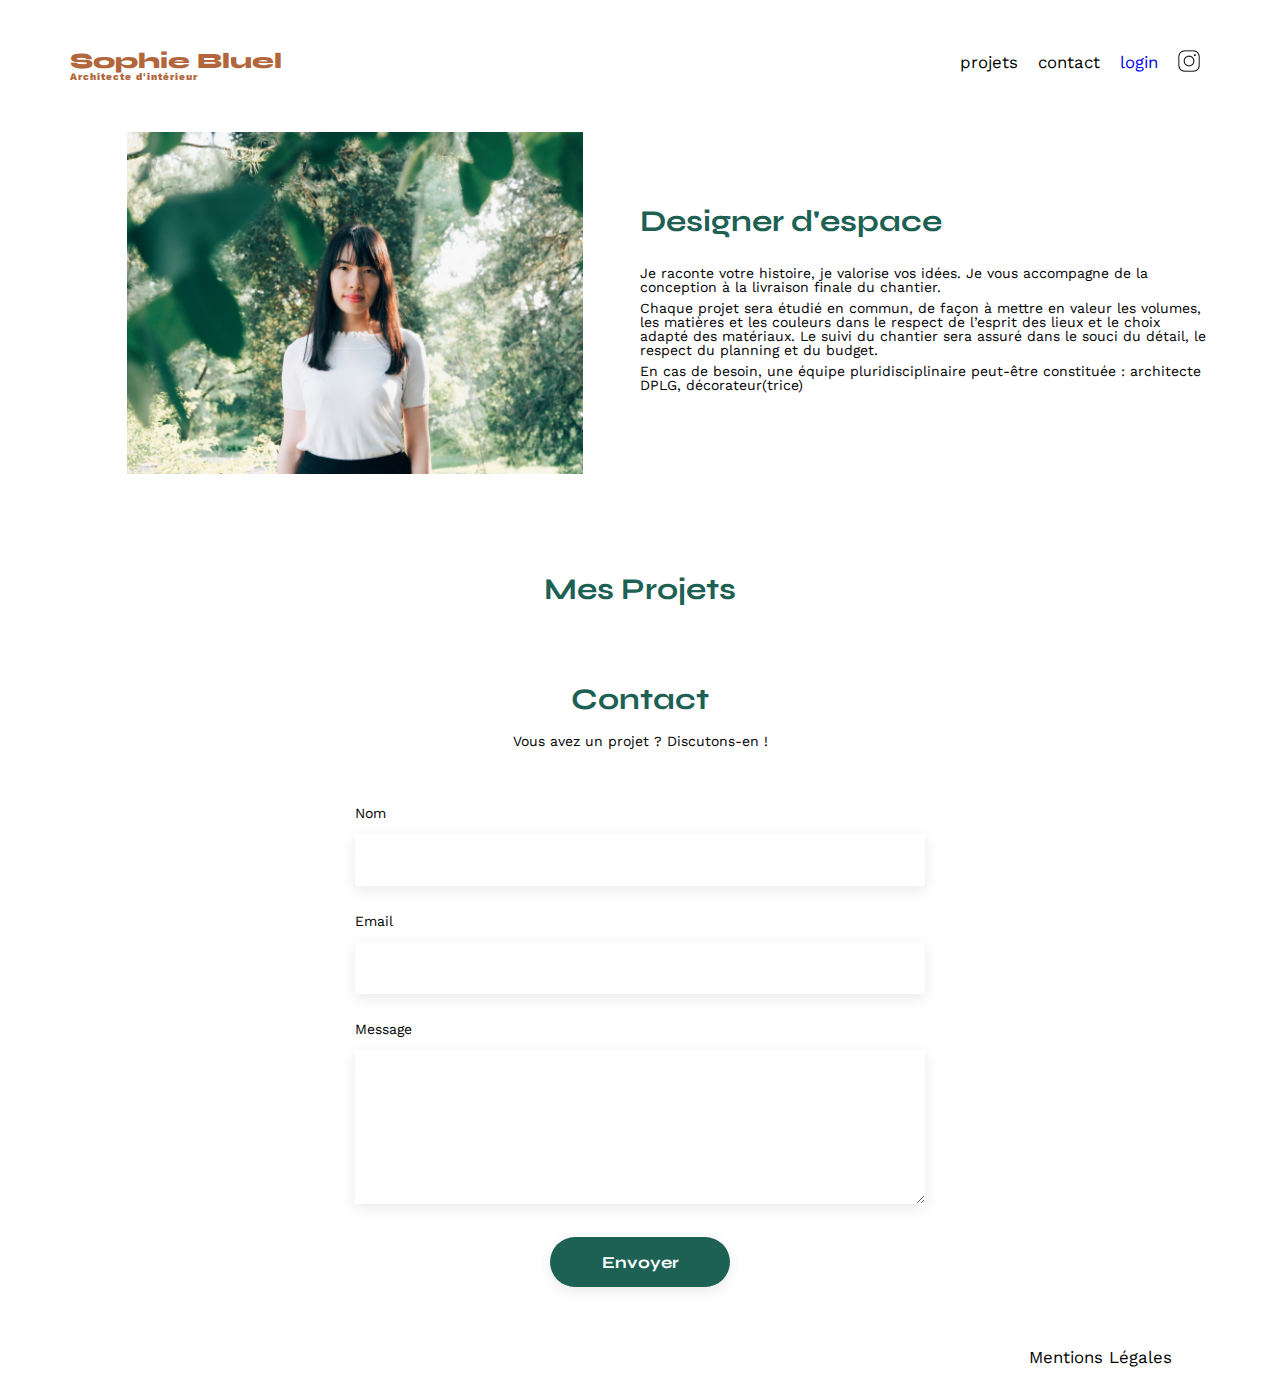
<file: index.html>
<!DOCTYPE html>
<html lang="fr">
<head>
	<meta charset="UTF-8">
	<title>Sophie Bluel - Architecte d'intérieur</title>
	<meta name="viewport" content="width=device-width, initial-scale=1.0">
	<link rel="preconnect" href="https://fonts.googleapis.com">
	<link rel="preconnect" href="https://fonts.gstatic.com" crossorigin>
	<link href="https://fonts.googleapis.com/css2?family=Syne:wght@700;800&family=Work+Sans&display=swap" rel="stylesheet">
	<link rel="stylesheet" href="https://cdnjs.cloudflare.com/ajax/libs/font-awesome/6.2.1/css/all.min.css"
        integrity="sha512-MV7K8+y+gLIBoVD59lQIYicR65iaqukzvf/nwasF0nqhPay5w/9lJmVM2hMDcnK1OnMGCdVK+iQrJ7lzPJQd1w=="
        crossorigin="anonymous" referrerpolicy="no-referrer" />
	<meta name="description" content="">
	<link rel="stylesheet" href="./assets/style.css">
	<script type ="module" src = "./assets/js/pages/index.js" defer></script>
	<script type ="module" src = "./assets/js/pages/modal.js" defer></script>

</head>

<body>
<div id = container>
	<header	id="header">
		<div class = "header_content"> 
			<h1>Sophie Bluel <span>Architecte d'intérieur</span></h1>
			<nav>
				<ul>
					<li>projets</li>
					<li>contact</li>
					<li class="log"><a href="login.html" style="text-decoration:none;">login</a></li>
					<li><img src="./assets/icons/instagram.png" alt="Instagram"></li>
				</ul>
			</nav>
		</div>
	</header>
	<main>
		<section id="introduction">
			<figure>
				<img src="./assets/images/sophie-bluel.png" alt="">
			</figure>
			<article>
				<h2>Designer d'espace</h2>
				<p>Je raconte votre histoire, je valorise vos idées. Je vous accompagne de la conception à la livraison finale du chantier.</p>
				<p>Chaque projet sera étudié en commun, de façon à mettre en valeur les volumes, les matières et les couleurs dans le respect de l’esprit des lieux et le choix adapté des matériaux. Le suivi du chantier sera assuré dans le souci du détail, le respect du planning et du budget.</p>
				<p>En cas de besoin, une équipe pluridisciplinaire peut-être constituée : architecte DPLG, décorateur(trice)</p>
			</article>
		</section>
		<section id="portfolio">
			<div class = "modify"> 
				<h2>Mes Projets</h2>
			</div>
			<div class="gallery">
			</div>
		</section>
		<section id="contact">
			<h2>Contact</h2>
			<p>Vous avez un projet ? Discutons-en !</p>
			<form action="#" method="post">
				<label for="name">Nom</label>
				<input type="text" name="name" id="name">
				<label for="email">Email</label>
				<input type="email" name="email" id="email">
				<label for="message">Message</label>
				<textarea name="message" id="message" cols="30" rows="10"></textarea>
				<input type="submit" value="Envoyer">
			</form>
		</section>
	</main>

	<footer>
		<nav>
			<ul>
				<li>Mentions Légales</li>
			</ul>
		</nav>
	</footer>
</div>
</body>
</html>
</file>
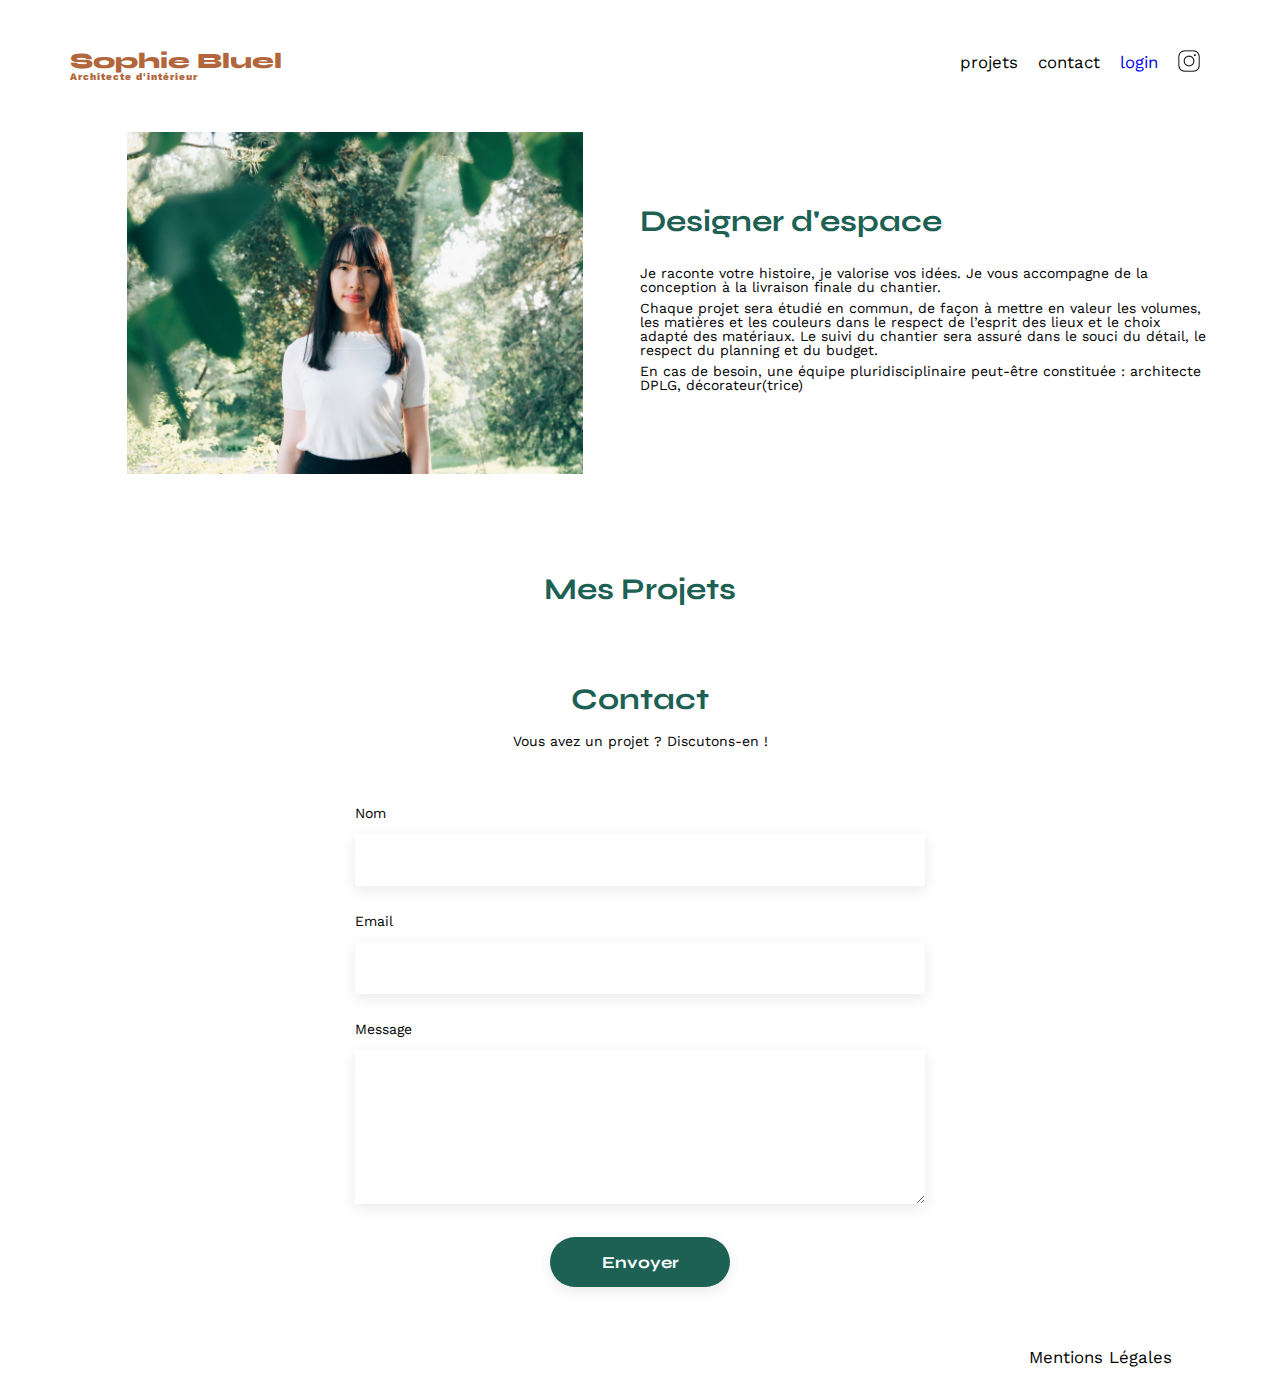
<file: FrontEnd/index.html>
<!DOCTYPE html>
<html lang="fr">
<head>
	<meta charset="UTF-8">
	<title>Sophie Bluel - Architecte d'intérieur</title>
	<meta name="viewport" content="width=device-width, initial-scale=1.0">
	<link rel="preconnect" href="https://fonts.googleapis.com">
	<link rel="preconnect" href="https://fonts.gstatic.com" crossorigin>
	<link href="https://fonts.googleapis.com/css2?family=Syne:wght@700;800&family=Work+Sans&display=swap" rel="stylesheet">
	<link rel="stylesheet" href="https://cdnjs.cloudflare.com/ajax/libs/font-awesome/6.2.1/css/all.min.css"
        integrity="sha512-MV7K8+y+gLIBoVD59lQIYicR65iaqukzvf/nwasF0nqhPay5w/9lJmVM2hMDcnK1OnMGCdVK+iQrJ7lzPJQd1w=="
        crossorigin="anonymous" referrerpolicy="no-referrer" />
	<meta name="description" content="">
	<link rel="stylesheet" href="./assets/style.css">
	<script type ="module" src = "./assets/js/pages/index.js" defer></script>
	<script type ="module" src = "./assets/js/pages/modal.js" defer></script>

</head>

<body>
<header id="header">
	<div class = "header_content"> 
		<h1>Sophie Bluel <span>Architecte d'intérieur</span></h1>
		<nav>
			<ul>
				<li>projets</a></li>
				<li>contact</a></li>
				<li class="log"><a href="login.html" style="text-decoration:none;">login</a></li>
				<li><img src="./assets/icons/instagram.png" alt="Instagram"></li>
			</ul>
		</nav>
	</div>
</header>
<main>
	<section id="introduction">
		<figure>
			<img src="./assets/images/sophie-bluel.png" alt="">
		</figure>
		<article>
			<h2>Designer d'espace</h2>
			<p>Je raconte votre histoire, je valorise vos idées. Je vous accompagne de la conception à la livraison finale du chantier.</p>
			<p>Chaque projet sera étudié en commun, de façon à mettre en valeur les volumes, les matières et les couleurs dans le respect de l’esprit des lieux et le choix adapté des matériaux. Le suivi du chantier sera assuré dans le souci du détail, le respect du planning et du budget.</p>
			<p>En cas de besoin, une équipe pluridisciplinaire peut-être constituée : architecte DPLG, décorateur(trice)</p>
		</article>
	</section>
	<section id="portfolio">
		<div class = modify> 
			<h2>Mes Projets</h2>
		</div>
		<div class="gallery">
		</div>
	</section>
	<section id="contact">
		<h2>Contact</h2>
		<p>Vous avez un projet ? Discutons-en !</p>
		<form action="#" method="post">
			<label for="name">Nom</label>
			<input type="text" name="name" id="name">
			<label for="email">Email</label>
			<input type="email" name="email" id="email">
			<label for="message">Message</label>
			<textarea name="message" id="message" cols="30" rows="10"></textarea>
			<input type="submit" value="Envoyer">
		</form>
	</section>
</main>

<footer>
	<nav>
		<ul>
			<li>Mentions Légales</li>
		</ul>
	</nav>
</footer>
</body>
</html>
</file>
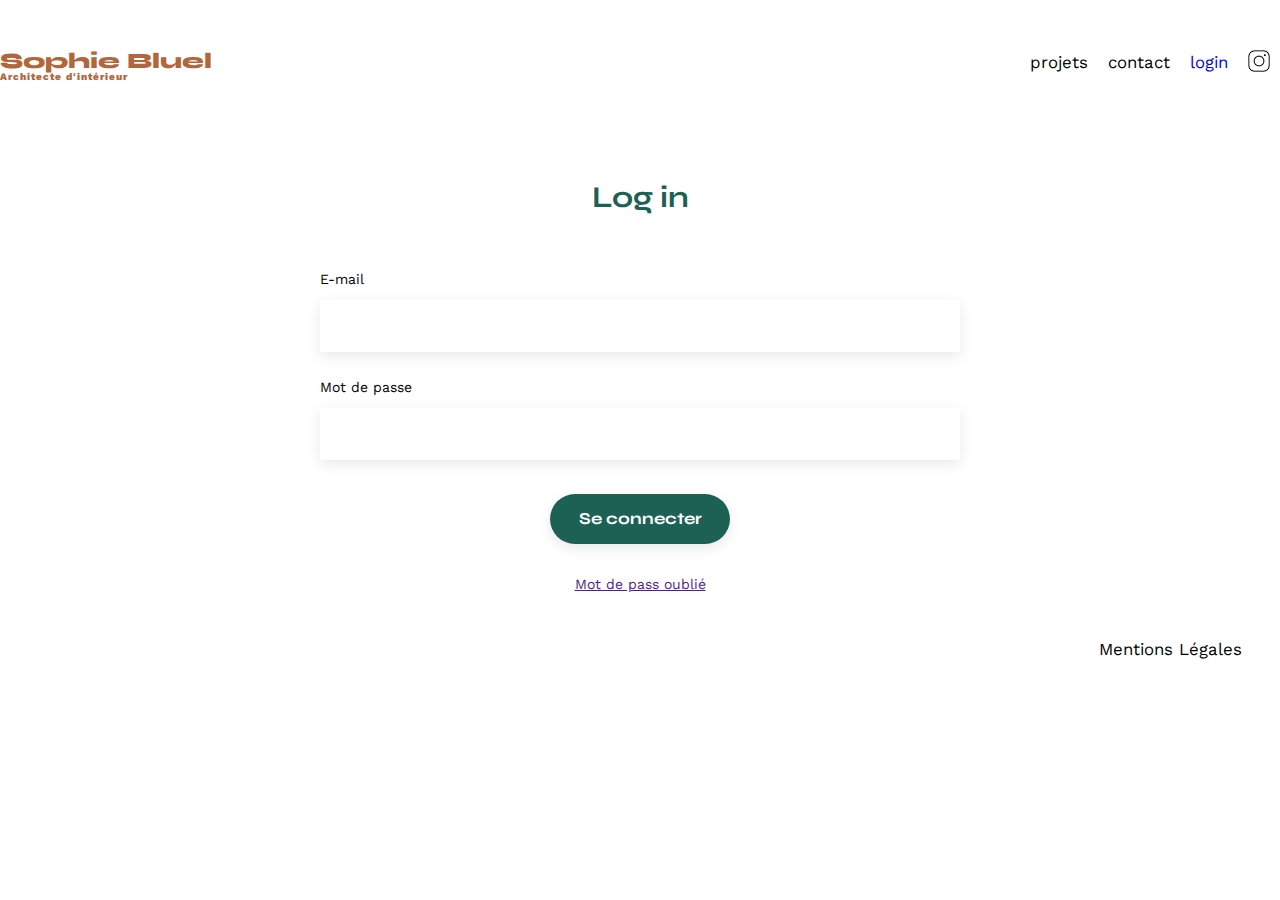
<file: login.html>
<!DOCTYPE html>
<html lang="fr">
<head>
    <meta charset="UTF-8">
    <title>Loggin</title>
    <meta name="viewport" content="width=device-width, initial-scale=1.0">
	<link rel="preconnect" href="https://fonts.googleapis.com">
	<link rel="preconnect" href="https://fonts.gstatic.com" crossorigin>
	<link href="https://fonts.googleapis.com/css2?family=Syne:wght@700;800&family=Work+Sans&display=swap" rel="stylesheet">
	<meta name="description" content="">
	<link rel="stylesheet" href="./assets/style.css">
    <link rel="stylesheet" href="./assets/login.css">
	<script type ="module" src = "./assets/js/pages/login.js" defer></script>
</head>


<body>
    <header id="header">
        <div class = "header_content"> 
            <h1>Sophie Bluel <span>Architecte d'intérieur</span></h1>
            <nav>
                <ul>
                    <li>projets</li>
                    <li>contact</li>
                    <li class="log"><a href="login.html" style="text-decoration:none;">login</a></li>
                    <li><img src="./assets/icons/instagram.png" alt="Instagram"></li>
                </ul>
            </nav>
        </div>
    </header>
<main>
    <section id="login">
        <h2>Log in</h2>
        <span id="input_error"></span>  
            <form action="#" method="post">
                <label for ="email">E-mail</label>
                <input type="email" name="email" id ="email"> 
                <label for ="password">Mot de passe</label>
                <input type="password" name="password" id="password">
                <input type = "submit" value = "Se connecter">
                <a href = ""> Mot de pass oublié</a>
            </form>
    </section>  
</main>      

<footer>
    <nav>
        <ul>
            <li>Mentions Légales</li>
        </ul>
    </nav>
</footer>
</body> 
</html>
</file>
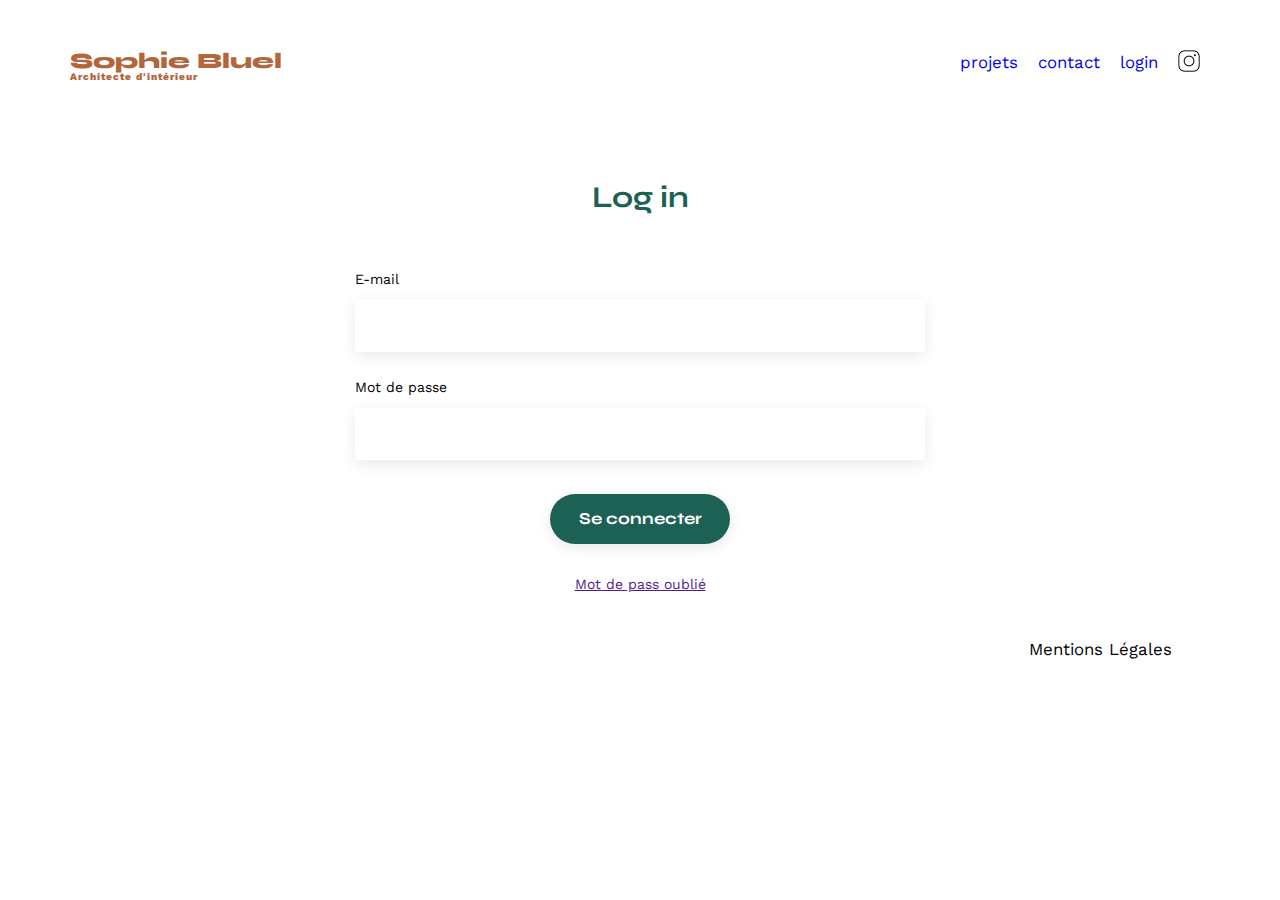
<file: FrontEnd/login.html>
<!DOCTYPE html>
<html lang="fr">
<head>
    <meta charset="UTF-8">
    <title>Loggin</title>
    <meta name="viewport" content="width=device-width, initial-scale=1.0">
	<link rel="preconnect" href="https://fonts.googleapis.com">
	<link rel="preconnect" href="https://fonts.gstatic.com" crossorigin>
	<link href="https://fonts.googleapis.com/css2?family=Syne:wght@700;800&family=Work+Sans&display=swap" rel="stylesheet">
	<meta name="description" content="">
	<link rel="stylesheet" href="./assets/style.css">
    <link rel="stylesheet" href="./assets/login.css">
	<script type ="module" src = "./assets/js/pages/login.js" defer></script>
</head>

<body>
    <header id="header">
        <div class = "header_content"> 
            <h1>Sophie Bluel <span>Architecte d'intérieur</span></h1>
            <nav>
                <ul>
                    <li><a href="#portfolio" style="text-decoration:none;">projets</a></li>
                    <li><a href="#contact" style="text-decoration:none;">contact</a></li>
                    <li class="log"><a href="login.html" style="text-decoration:none;">login</a></li>
                    <li><img src="./assets/icons/instagram.png" alt="Instagram"></li>
                </ul>
            </nav>
        </div>
    </header>
<main>
    <section id="login">
        <h2>Log in</h2>
        <span id="input_error"></span>  
            <form action="#" method="post">
                <label for ="email">E-mail</label>
                <input type="email" name="email" id ="email"> 
                <label for ="password">Mot de passe</label>
                <input type="password" name="password" id="password">
                <input type = "submit" value = "Se connecter">
                <a href = ""> Mot de pass oublié</a>
            </form>
    </section>  
</main>      

<footer>
    <nav>
        <ul>
            <li>Mentions Légales</li>
        </ul>
    </nav>
</footer>
</body> 
</html>
</file>
<file: assets/login.css>
#login {   
    margin-top: 100px;
    margin-left: auto;
    margin-right: auto;  
    width: 50%; 
}

#login h2 {
    text-align: center;  
}

#login form {
    text-align: left;
	display: flex;
	flex-direction: column;
}

#login label{
	margin: 2em 0 1em 0;
}

#login input{
    height: 50px;
	font-size: 1.2em;
	border: none;
	box-shadow: 0px 4px 14px rgba(0, 0, 0, 0.09);
}

#login a {
    text-align: center; 
}

#input_error {
    display: inline-flex;
    padding-top: 30px;
    margin-left: auto;
    margin-right: auto;    
    color:red;
}
</file>
<file: FrontEnd/assets/login.css>
#login {   
    margin-top: 100px;
    margin-left: auto;
    margin-right: auto;  
    width: 50%; 
}

#login h2 {
    text-align: center;  
}

#login form {
    text-align: left;
	display: flex;
	flex-direction: column;
}

#login label{
	margin: 2em 0 1em 0;
}

#login input{
    height: 50px;
	font-size: 1.2em;
	border: none;
	box-shadow: 0px 4px 14px rgba(0, 0, 0, 0.09);
}

#login a {
    text-align: center; 
}

#input_error {
    display: inline-flex;
    padding-top: 30px;
    margin-left: auto;
    margin-right: auto;    
    color:red;
}
</file>
<file: assets/style.css>
/* http://meyerweb.com/eric/tools/css/reset/
   v2.0 | 20110126
   License: none (public domain)
*/

html, body, div, span, applet, object, iframe,
h1, h2, h3, h4, h5, h6, p, blockquote, pre,
a, abbr, acronym, address, big, cite, code,
del, dfn, em, img, ins, kbd, q, s, samp,
small, strike, strong, sub, sup, tt, var,
b, u, i, center,
dl, dt, dd, ol, ul, li,
fieldset, form, label, legend,
table, caption, tbody, tfoot, thead, tr, th, td,
article, aside, canvas, details, embed,
figure, figcaption, footer, header, hgroup,
menu, nav, output, ruby, section, summary,
time, mark, audio, video {
	margin: 0;
	padding: 0;
	border: 0;
	font-size: 100%;
	font: inherit;
	vertical-align: baseline;
}
/* HTML5 display-role reset for older browsers */
article, aside, details, figcaption, figure,
footer, header, hgroup, menu, nav, section {
	display: block;
}
body {
	line-height: 1;
}
ol, ul {
	list-style: none;
}
blockquote, q {
	quotes: none;
}
blockquote:before, blockquote:after,
q:before, q:after {
	content: '';
	content: none;
}
table {
	border-collapse: collapse;
	border-spacing: 0;
}
/** end reset css**/

#container {
	max-width: 1140px;
	margin:auto;
}

body {
	font-family: 'Work Sans' ;
	font-size: 14px;
}

/* post-login page*/ 
#Blackband {
	height:60Px;
	background-color: black;
	color: white; 
	width: 100%;
	display:flex;
	justify-content: center;
	align-items: center;
}

.header_content {
	display: flex;
	justify-content: space-between;
	margin: 50px 0
}

.fa-regular {
	padding: 10px;
}

section {
	margin: 50px 0
}

h1{
	display: flex;
	flex-direction: column;
	font-family: 'Syne';
	font-size: 22px;
	font-weight: 800;
	color: #B1663C
}

h1 > span {
	font-family: 'Work Sans';
	font-size:10px;
	letter-spacing: 0.1em;
;
}

h2{
	font-family: 'Syne';
	font-weight: 700;
	font-size: 30px;
	color: #1D6154
}
nav ul {
	display: flex;
	align-items: center;
	list-style-type: none;
}
nav li {
	padding: 0 10px;
	font-size: 1.2em;
}

nav li img {
	width: 22px; 
	height: 22px; 
}

li:hover {
	color: #B1663C;
}
#introduction {
	display: flex;
	align-items: center;
}
#introduction figure {
	flex: 1
}
#introduction img {
	display: block;
	margin: auto;
	width: 80%;
}

#introduction article {
	flex: 1
}
#introduction h2 {
	margin-bottom: 1em;
}

#introduction p {
	margin-bottom: 0.5em;
}
#portfolio h2 {
	text-align: center;
	margin-bottom: 1em;
}

/* Filter*/
.filters {
	display:flex; 
	justify-content: center; 
}
button { 
	font-family: 'Syne';
	font-weight: 700;
	color: #1d6154;
	background-color: #fffef8;
	border-radius: 60px;
	border: solid 1px #1d6154;
	padding: 9px 20px 9px 20px; 
	margin-left: 5px; 
	margin-bottom: 30px; 
}

.selected { 
	color:#fffef8;
	background-color:#1d6154;
}

/* edit zone*/
.modify {
	display: flex; 
	justify-content: center;
	margin-top: 100px; 
}

.edit{
	display: flex; 
	align-items: center; 
	height: 30px;
	margin-left: 20px; 
	margin-bottom: 60px;
}

/* Modal */
#modal { 
	position: fixed;
	display:flex; 
	align-items: center; 
	justify-content: center;
	top: 0;
	left:0;
	width: 100%;
	height: 100%; 
	background: #0000004D;
}

.modal-wrapper {
	width: 630px;
	Height: 688px;
	top:660px;  
	left: 405px;
	border-radius: 10px; 
	background: #FFFFFF;
}

.closebtn{ 
	border: none;
	font-size: 20px; 
	color: black; 
	float: right; 
	margin: 0; 
	padding: 0; 
}

.fa-xmark {
	margin-top: 25px; 
	margin-right: 25px; 
}


.modaltitle {
	font-size: 26px; 
	margin-top: 60px;
	margin-bottom: 50px; 
	text-align: center; 
}

.modalgallery{
	width: 70%;
	margin-left: auto; 
	margin-right: auto;  
	display: grid;
	grid-template-columns: 1fr 1fr 1fr 1fr 1fr;
	grid-column-gap: 10px;
	grid-row-gap: 20px;
}

.figure {
	position: relative; 
}

.modalgallery img {
	width: 100%;
	height: 107px; 
}

.deletebtn {
	position: absolute; 
	top: 5px; 
	right: 5px; 
	color: white;
	background-color: black; 
	border-radius: 2px;
	border-color: black; 
	margin: 0; 
	padding: 3px;  
}

.displayline {
	border: 1px solid #B3B3B3;
	width: 440px; 
	margin-top: 40px;  
	margin-bottom: 40px; 
}

.addphotobtn {
	display: block; 
	margin: auto;
	width: 237px; 
	height: 36px; 
}
 
/* Modal 2 */

.arrow { 
	border: none;
	color: black;  
	float: left; 
	font-size: 21px; 
	margin-top: 10px; 
}

#modalForm{
	margin-left: auto; 
	margin-right: auto;
	width: 70%; 
}


.uploadContainer {
	display: flex; 
	flex-direction: column; 
	text-align: center; 
	background-color: #E8F1F6;
	height: 169px;  
	position: relative; 
}

.fa-image {
	font-size: 76px; 
	color: #B9C5CC;
}

.uploadbtn {
	height: 36px; 
	border: none; 
	background-color: #CBD6DC;
	text-align: center; 
	width: 40%; 
	margin-left: auto; 
	margin-right: auto;
	margin-bottom: 10px;
	Z-index: 0;  
}

#previewImage{
	position: absolute; 
	width: 129px; 
	height: 170px; 
	left: 145px; 
	object-fit: cover; 
	opacity: 0;
	z-index: 1;
	pointer-events: none;
}

.notice{
	font-size: 10px;
	margin-bottom: 10px;  
}

.infoContainer {
	text-align: left;
	display: flex;
	flex-direction: column;
} 

.infoContainer label{
	margin: 2em 0 1em 0;
}

#title, #category{
    height: 50px;
	font-size: 1.2em;
	border: none;
	box-shadow: 0px 4px 14px rgba(0, 0, 0, 0.09);
	color: #444444;  
}

#validbtn {
	display: block; 
	width: 237px!important; 
	height: 36px; 
	border: none; 
}



/*page d'accueil*/ 
.gallery {
	width: 100%;
	display: grid;
	grid-template-columns: 1fr 1fr 1fr;
	grid-column-gap: 20px;
	grid-row-gap: 20px;
}

.gallery img {
	width: 100%;
	height: 490px; 
	object-fit: cover; 
}

#contact {
	width: 50%;
	margin: auto;
}

#contact > * {
	text-align: center;

}
#contact h2{
	margin-bottom: 20px;
}
#contact form {
	text-align: left;
	margin-top:30px;
	display: flex;
	flex-direction: column;
}

#contact input {
	height: 50px;
	font-size: 1.2em;
	border: none;
	box-shadow: 0px 4px 14px rgba(0, 0, 0, 0.09);
}
#contact label {
	margin: 2em 0 1em 0;
}
#contact textarea {
	border: none;
	box-shadow: 0px 4px 14px rgba(0, 0, 0, 0.09);
}

input[type="submit"]{
	font-family: 'Syne';
	font-weight: 700;
	color: white;
	background-color: #1D6154;
	margin : 2em auto ;
	width: 180px;
	text-align: center;
	border-radius: 60px ;
}

footer nav ul {
	display: flex;
	justify-content: flex-end;
	margin: 2em
}
</file>
<file: FrontEnd/assets/style.css>
/* http://meyerweb.com/eric/tools/css/reset/
   v2.0 | 20110126
   License: none (public domain)
*/

html, body, div, span, applet, object, iframe,
h1, h2, h3, h4, h5, h6, p, blockquote, pre,
a, abbr, acronym, address, big, cite, code,
del, dfn, em, img, ins, kbd, q, s, samp,
small, strike, strong, sub, sup, tt, var,
b, u, i, center,
dl, dt, dd, ol, ul, li,
fieldset, form, label, legend,
table, caption, tbody, tfoot, thead, tr, th, td,
article, aside, canvas, details, embed,
figure, figcaption, footer, header, hgroup,
menu, nav, output, ruby, section, summary,
time, mark, audio, video {
	margin: 0;
	padding: 0;
	border: 0;
	font-size: 100%;
	font: inherit;
	vertical-align: baseline;
}
/* HTML5 display-role reset for older browsers */
article, aside, details, figcaption, figure,
footer, header, hgroup, menu, nav, section {
	display: block;
}
body {
	line-height: 1;
}
ol, ul {
	list-style: none;
}
blockquote, q {
	quotes: none;
}
blockquote:before, blockquote:after,
q:before, q:after {
	content: '';
	content: none;
}
table {
	border-collapse: collapse;
	border-spacing: 0;
}
/** end reset css**/
body {
	max-width: 1140px;
	margin:auto;
	font-family: 'Work Sans' ;
	font-size: 14px;
}

/* post-login page*/ 
#Blackband {
	height:60Px;
	background-color: black;
	color: white; 
	width: 100%;
	display:flex;
	justify-content: center;
	align-items: center;
}

.header_content {
	display: flex;
	justify-content: space-between;
	margin: 50px 0
}

.fa-regular {
	padding: 10px;
}

section {
	margin: 50px 0
}

h1{
	display: flex;
	flex-direction: column;
	font-family: 'Syne';
	font-size: 22px;
	font-weight: 800;
	color: #B1663C
}

h1 > span {
	font-family: 'Work Sans';
	font-size:10px;
	letter-spacing: 0.1em;
;
}

h2{
	font-family: 'Syne';
	font-weight: 700;
	font-size: 30px;
	color: #1D6154
}
nav ul {
	display: flex;
	align-items: center;
	list-style-type: none;
}
nav li {
	padding: 0 10px;
	font-size: 1.2em;
}

nav li img {
	width: 22px; 
	height: 22px; 
}

li:hover {
	color: #B1663C;
}
#introduction {
	display: flex;
	align-items: center;
}
#introduction figure {
	flex: 1
}
#introduction img {
	display: block;
	margin: auto;
	width: 80%;
}

#introduction article {
	flex: 1
}
#introduction h2 {
	margin-bottom: 1em;
}

#introduction p {
	margin-bottom: 0.5em;
}
#portfolio h2 {
	text-align: center;
	margin-bottom: 1em;
}

/* Filter*/
.filters {
	display:flex; 
	justify-content: center; 
}
button { 
	font-family: 'Syne';
	font-weight: 700;
	color: #1d6154;
	background-color: #fffef8;
	border-radius: 60px;
	border: solid 1px #1d6154;
	padding: 9px 20px 9px 20px; 
	margin-left: 5px; 
	margin-bottom: 30px; 
}

.selected { 
	color:#fffef8;
	background-color:#1d6154;
}

/* edit zone*/
.modify {
	display: flex; 
	justify-content: center;
	margin-top: 100px; 
}

.edit{
	display: flex; 
	align-items: center; 
	height: 30px;
	margin-left: 20px; 
	margin-bottom: 60px;
}

/* Modal */
#modal { 
	position: fixed;
	display:flex; 
	align-items: center; 
	justify-content: center;
	top: 0;
	left:0;
	width: 100%;
	height: 100%; 
	background: #0000004D;
}

.modal-wrapper {
	width: 630px;
	Height: 688px;
	top:660px;  
	left: 405px;
	border-radius: 10px; 
	background: #FFFFFF;
}

.closebtn{ 
	border: none;
	font-size: 20px; 
	color: black; 
	float: right; 
	margin: 0; 
	padding: 0; 
}

.fa-xmark {
	margin-top: 25px; 
	margin-right: 25px; 
}


.modaltitle {
	font-size: 26px; 
	margin-top: 60px;
	margin-bottom: 50px; 
	text-align: center; 
}

.modalgallery{
	width: 70%;
	margin-left: auto; 
	margin-right: auto;  
	display: grid;
	grid-template-columns: 1fr 1fr 1fr 1fr 1fr;
	grid-column-gap: 10px;
	grid-row-gap: 20px;
}

.figure {
	position: relative; 
}

.modalgallery img {
	width: 100%;
	height: 107px; 
}

.deletebtn {
	position: absolute; 
	top: 5px; 
	right: 5px; 
	color: white;
	background-color: black; 
	border-radius: 2px;
	border-color: black; 
	margin: 0; 
	padding: 3px;  
}

.displayline {
	border: 1px solid #B3B3B3;
	width: 440px; 
	margin-top: 40px;  
	margin-bottom: 40px; 
}

.addphotobtn {
	display: block; 
	margin: auto;
	width: 237px; 
	height: 36px; 
}
 
/* Modal 2 */

.arrow { 
	border: none;
	color: black;  
	float: left; 
	font-size: 21px; 
	margin-top: 10px; 
}

#modalForm{
	margin-left: auto; 
	margin-right: auto;
	width: 70%; 
}


.uploadContainer {
	display: flex; 
	flex-direction: column; 
	text-align: center; 
	background-color: #E8F1F6;
	height: 169px;  
	position: relative; 
}

.fa-image {
	font-size: 76px; 
	color: #B9C5CC;
}

.uploadbtn {
	height: 36px; 
	border: none; 
	background-color: #CBD6DC;
	text-align: center; 
	width: 40%; 
	margin-left: auto; 
	margin-right: auto;
	margin-bottom: 10px;
	Z-index: 0;  
}

#previewImage{
	position: absolute; 
	width: 129px; 
	height: 170px; 
	left: 145px; 
	object-fit: cover; 
	opacity: 0;
	z-index: 1;
	pointer-events: none;
}

.notice{
	font-size: 10px;
	margin-bottom: 10px;  
}

.infoContainer {
	text-align: left;
	display: flex;
	flex-direction: column;
} 

.infoContainer label{
	margin: 2em 0 1em 0;
}

#title, #category{
    height: 50px;
	font-size: 1.2em;
	border: none;
	box-shadow: 0px 4px 14px rgba(0, 0, 0, 0.09);
	color: #444444;  
}

#validbtn {
	display: block; 
	width: 237px!important; 
	height: 36px; 
	border: none; 
}



/*page d'accueil*/ 
.gallery {
	width: 100%;
	display: grid;
	grid-template-columns: 1fr 1fr 1fr;
	grid-column-gap: 20px;
	grid-row-gap: 20px;
}

.gallery img {
	width: 100%;
	height: 490px; 
	object-fit: cover; 
}

#contact {
	width: 50%;
	margin: auto;
}

#contact > * {
	text-align: center;

}
#contact h2{
	margin-bottom: 20px;
}
#contact form {
	text-align: left;
	margin-top:30px;
	display: flex;
	flex-direction: column;
}

#contact input {
	height: 50px;
	font-size: 1.2em;
	border: none;
	box-shadow: 0px 4px 14px rgba(0, 0, 0, 0.09);
}
#contact label {
	margin: 2em 0 1em 0;
}
#contact textarea {
	border: none;
	box-shadow: 0px 4px 14px rgba(0, 0, 0, 0.09);
}

input[type="submit"]{
	font-family: 'Syne';
	font-weight: 700;
	color: white;
	background-color: #1D6154;
	margin : 2em auto ;
	width: 180px;
	text-align: center;
	border-radius: 60px ;
}

footer nav ul {
	display: flex;
	justify-content: flex-end;
	margin: 2em
}
</file>
